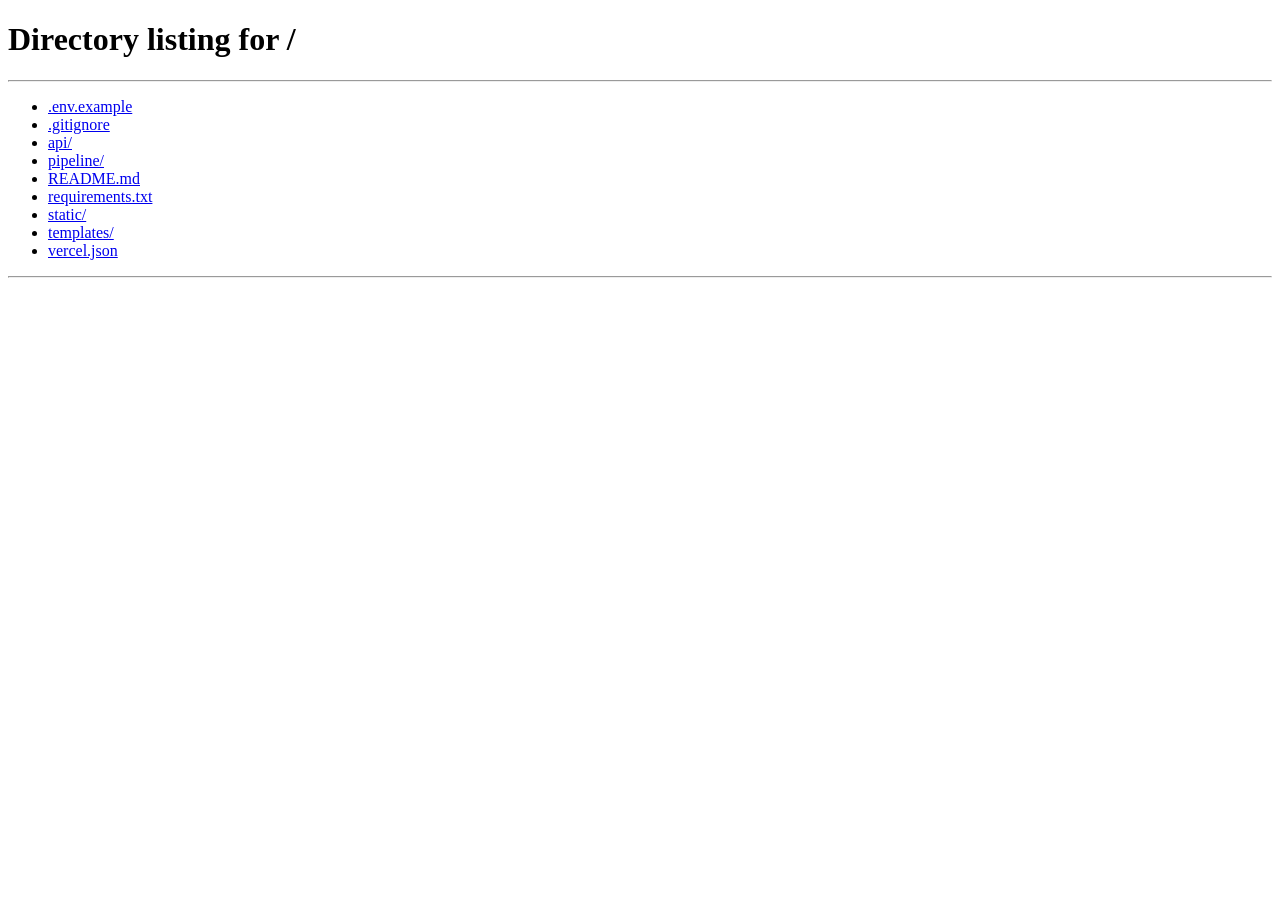
<file: templates/index.html>
<!DOCTYPE html>
<html lang="en">
<head>
<meta charset="UTF-8">
<meta name="viewport" content="width=device-width, initial-scale=1.0">
<title>Job Status — Docsmith</title>
<link rel="preconnect" href="https://fonts.googleapis.com">
<link href="https://fonts.googleapis.com/css2?family=Space+Grotesk:wght@500;700&family=IBM+Plex+Sans:wght@400;500;600&family=IBM+Plex+Mono:wght@400;500&display=swap" rel="stylesheet">
<style>
  :root{--bg:#000;--panel:#0A0A0A;--border:rgba(111,203,220,0.25);--cyan:#6FCBDC;--copper:#E0793C;--bone:#F5F3EC;--slate:#8FA3C4;--ok:#4ade80;--err:#f87171;}
  *{box-sizing:border-box;margin:0;padding:0;}
  body{background:var(--bg);color:var(--bone);font-family:'IBM Plex Sans',sans-serif;-webkit-font-smoothing:antialiased;line-height:1.5;}
  .wrap{max-width:1040px;margin:0 auto;padding:0 28px;}
  header{display:flex;align-items:center;justify-content:space-between;padding:20px 0;border-bottom:1px solid var(--border);}
  .nav-left{display:flex;align-items:center;gap:16px;}
  .menu-btn{width:24px;height:24px;display:flex;flex-direction:column;justify-content:center;gap:4px;cursor:pointer;}
  .menu-btn span{display:block;height:1px;background:var(--bone);}
  .breadcrumb{font-family:'IBM Plex Mono',monospace;font-size:12px;color:var(--slate);}
  .breadcrumb span{color:var(--bone);}
  .logo{font-family:'Space Grotesk',sans-serif;font-weight:700;font-size:18px;letter-spacing:0.04em;}
  .settings-btn{width:24px;height:24px;cursor:pointer;opacity:0.7;}

  .dashboard{padding:40px 0;}
  .card{background:var(--panel);border:1px solid var(--border);border-radius:8px;padding:24px;margin-bottom:20px;}
  .card-header{display:flex;align-items:center;justify-content:space-between;margin-bottom:16px;}
  .job-id{font-family:'Space Grotesk',sans-serif;font-size:20px;font-weight:700;}
  .status-badge{font-family:'IBM Plex Mono',monospace;font-size:11px;letter-spacing:0.1em;padding:6px 12px;border-radius:20px;border:1px solid var(--border);color:var(--cyan);}
  .status-badge.in-progress{color:var(--cyan);}
  .status-badge.done{color:var(--ok);border-color:var(--ok);}
  .status-badge.error{color:var(--err);border-color:var(--err);}

  .progress-section{margin-top:20px;}
  .progress-label{font-family:'IBM Plex Mono',monospace;font-size:12px;color:var(--slate);margin-bottom:8px;}
  .progress-bar{height:6px;background:var(--border);border-radius:3px;overflow:hidden;}
  .progress-fill{height:100%;background:var(--cyan);width:0%;transition:width 0.3s ease;}
  .progress-text{font-family:'IBM Plex Mono',monospace;font-size:12px;color:var(--cyan);margin-top:6px;}

  .section-title{font-family:'Space Grotesk',sans-serif;font-size:16px;font-weight:700;margin:32px 0 16px;padding-top:24px;border-top:1px solid var(--border);}
  .section-title:first-child{border-top:none;padding-top:0;}

  .input-summary{display:grid;gap:12px;}
  .summary-row{display:flex;gap:12px;font-size:13px;}
  .summary-label{font-family:'IBM Plex Mono',monospace;color:var(--slate);min-width:140px;}
  .summary-value{color:var(--bone);word-break:break-all;}

  .detection-grid{display:grid;grid-template-columns:1fr 1fr;gap:24px;align-items:start;}
  .confidence-score{font-family:'Space Grotesk',sans-serif;font-size:48px;font-weight:700;color:var(--cyan);line-height:1;}
  .confidence-label{font-family:'IBM Plex Mono',monospace;font-size:11px;color:var(--slate);margin-top:4px;}
  .detection-meta{font-size:13px;color:var(--slate);line-height:1.6;}
  .detection-meta strong{color:var(--bone);}
  .heuristics-list{list-style:none;padding:0;margin-top:12px;}
  .heuristics-list li{padding:6px 0;font-size:13px;color:var(--bone);display:flex;align-items:center;gap:8px;}
  .heuristics-list li::before{content:'•';color:var(--copper);font-weight:700;}

  .success-card{border-color:var(--ok);}
  .success-title{font-family:'Space Grotesk',sans-serif;font-size:18px;font-weight:700;color:var(--ok);margin-bottom:8px;}
  .success-desc{font-size:13px;color:var(--slate);margin-bottom:20px;}
  .btn-group{display:flex;gap:12px;flex-wrap:wrap;}
  .btn{font-family:'IBM Plex Mono',monospace;font-size:12px;font-weight:500;letter-spacing:0.04em;padding:10px 18px;border-radius:6px;border:none;cursor:pointer;text-decoration:none;display:inline-block;}
  .btn-primary{background:var(--copper);color:var(--bg);}
  .btn-primary:hover{background:#ef8a4d;}
  .btn-secondary{background:transparent;color:var(--cyan);border:1px solid var(--cyan);}
  .btn-secondary:hover{background:rgba(111,203,220,0.1);}

  .log-section{margin-top:20px;}
  .log-header{font-family:'Space Grotesk',sans-serif;font-size:14px;font-weight:700;margin-bottom:12px;}
  .log-box{background:var(--bg);border:1px solid var(--border);border-radius:6px;padding:16px;max-height:300px;overflow:auto;}
  .log-box pre{font-family:'IBM Plex Mono',monospace;font-size:12px;color:var(--slate);line-height:1.6;white-space:pre-wrap;word-break:break-word;margin:0;}

  .error-card{border-color:var(--err);}
  .error-title{font-family:'Space Grotesk',sans-serif;font-size:18px;font-weight:700;color:var(--err);margin-bottom:8px;}
  .error-message{font-size:13px;color:var(--slate);}

  @media (max-width:760px){
    .detection-grid{grid-template-columns:1fr;}
    .btn-group{flex-direction:column;}
  }
</style>
</head>
<body>
  <div class="wrap">
    <header>
      <div class="nav-left">
        <div class="menu-btn"><span></span><span></span><span></span></div>
        <div class="breadcrumb"><span>Dashboard</span> / <span id="job-id-bread">New Job</span></div>
      </div>
      <div class="logo">DOCSMITH</div>
      <div class="settings-btn">⚙</div>
    </header>

    <div class="dashboard" id="dashboard">
      <div class="card">
        <div class="card-header">
          <div class="job-id">Job ID: <span id="job-id">--</span></div>
          <div class="status-badge in-progress" id="status-badge">IN PROGRESS</div>
        </div>
        <div class="progress-section">
          <div class="progress-label">Generation Progress</div>
          <div class="progress-bar"><div class="progress-fill" id="progress-fill"></div></div>
          <div class="progress-text" id="progress-text">0%</div>
        </div>
      </div>

      <div class="card" id="input-summary-card">
        <div class="section-title">Input Summary</div>
        <div class="input-summary">
          <div class="summary-row"><div class="summary-label">Target Repository</div><div class="summary-value" id="repo-url">--</div></div>
          <div class="summary-row"><div class="summary-label">Branch</div><div class="summary-value" id="branch">main</div></div>
        </div>
      </div>

      <div class="card" id="detection-card" hidden>
        <div class="section-title">SDK Detection Results</div>
        <div class="detection-grid">
          <div>
            <div class="confidence-score" id="confidence-score">--%</div>
            <div class="confidence-label">Confidence score</div>
          </div>
          <div>
            <div class="detection-meta">
              <strong>Method Used:</strong> <span id="detection-method">--</span><br>
              <strong>Detected Heuristics:</strong>
              <ul class="heuristics-list" id="heuristics-list"></ul>
            </div>
          </div>
        </div>
      </div>

      <div class="card success-card" id="success-card" hidden>
        <div class="success-title">Success!</div>
        <div class="success-desc">Build successful. Finalizing output.</div>
        <div class="btn-group">
          <a class="btn btn-primary" id="download-btn" href="#">Download docs.zip</a>
          <button class="btn btn-secondary" onclick="alert('Preview would open in a new tab')">View Live Preview</button>
        </div>
      </div>

      <div class="card error-card" id="error-card" hidden>
        <div class="error-title">Error</div>
        <div class="error-message" id="error-message">Something went wrong.</div>
      </div>

      <div class="log-section" id="log-section" hidden>
        <div class="log-header">Progress Log</div>
        <div class="log-box"><pre id="log"></pre></div>
      </div>
    </div>
  </div>

<script>
const $ = (s) => document.querySelector(s);
const urlParams = new URLSearchParams(window.location.search);
const jobId = urlParams.get('job');

if (!jobId) {
  window.location.href = '/';
}

$('#job-id').textContent = jobId;
$('#job-id-bread').textContent = jobId;

let poller = null;

async function pollStatus(id) {
  try {
    const r = await fetch('/api/status/' + id);
    if (!r.ok) throw new Error('HTTP ' + r.status);
    const j = await r.json();

    $('#status-badge').textContent = (j.status || 'UNKNOWN').toUpperCase();
    $('#status-badge').className = 'status-badge ' + (j.status || '');

    if (j.progress && j.progress.length) {
      $('#log-section').hidden = false;
      $('#log').textContent = j.progress.join('\n');
    }

    if (j.detection) {
      const d = j.detection;
      $('#detection-card').hidden = false;
      $('#confidence-score').textContent = Math.round((d.score || 0) * 100) + '%';
      $('#detection-method').textContent = d.method || '--';
      const list = $('#heuristics-list');
      list.innerHTML = '';
      (d.reasons || []).forEach(r => {
        const li = document.createElement('li');
        li.textContent = r;
        list.appendChild(li);
      });
    }

    if (j.status === 'done') {
      clearInterval(poller);
      poller = null;
      $('#success-card').hidden = false;
      $('#download-btn').href = j.download_url || '#';
      $('#progress-fill').style.width = '100%';
      $('#progress-text').textContent = '100%';
    } else if (j.status === 'error') {
      clearInterval(poller);
      poller = null;
      $('#error-card').hidden = false;
      $('#error-message').textContent = (j.error || 'Unknown error');
      $('#status-badge').className = 'status-badge error';
    } else {
      const pct = j.progress_percent || 0;
      $('#progress-fill').style.width = pct + '%';
      $('#progress-text').textContent = pct + '%';
    }
  } catch (e) {
    console.error('Poll error:', e);
  }
}

poller = setInterval(() => pollStatus(jobId), 1500);
pollStatus(jobId);
</script>
</body>
</html>
</file>
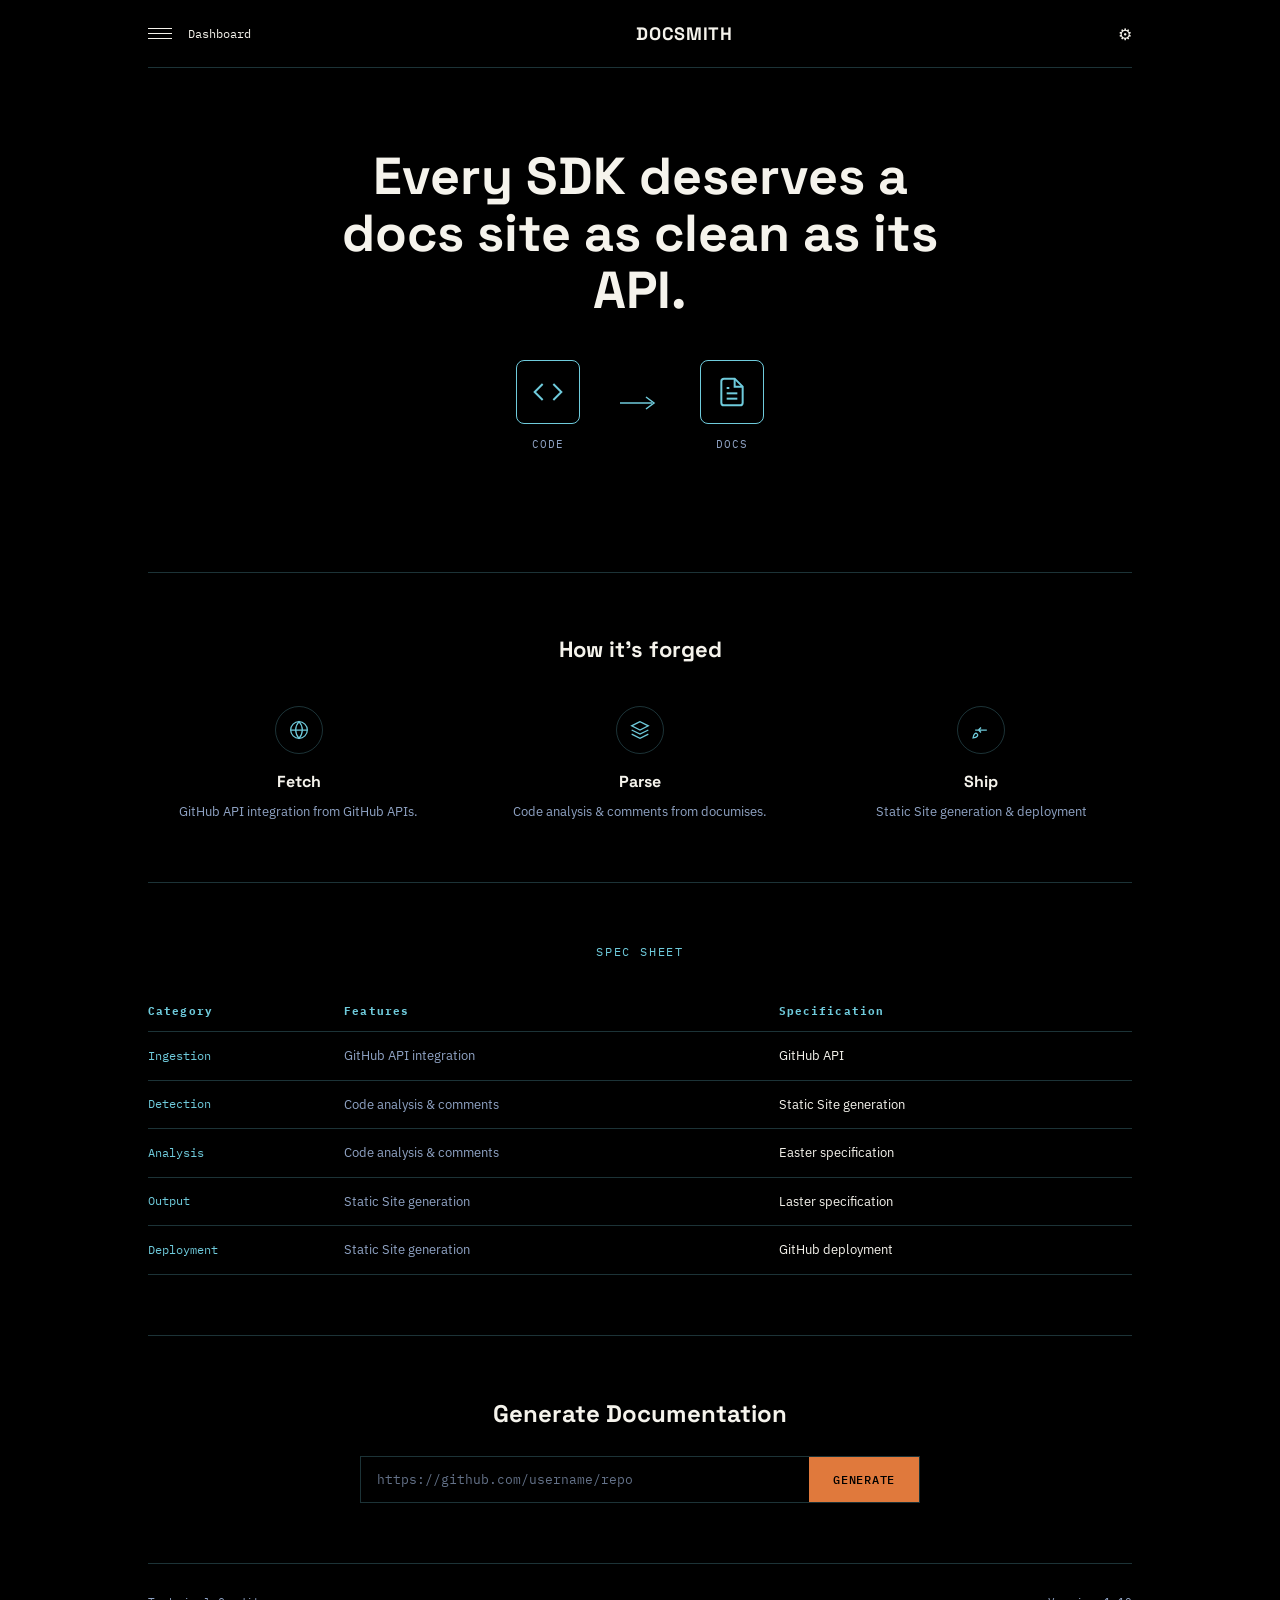
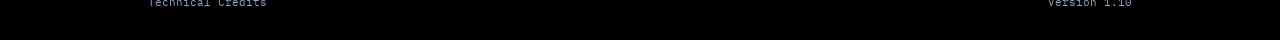
<file: templates/landing.html>
<!DOCTYPE html>
<html lang="en">
<head>
<meta charset="UTF-8">
<meta name="viewport" content="width=device-width, initial-scale=1.0">
<title>Docsmith — Automated SDK Documentation</title>
<link rel="preconnect" href="https://fonts.googleapis.com">
<link href="https://fonts.googleapis.com/css2?family=Space+Grotesk:wght@500;700&family=IBM+Plex+Sans:wght@400;500;600&family=IBM+Plex+Mono:wght@400;500&display=swap" rel="stylesheet">
<style>
  :root{--bg:#000;--panel:#0A0A0A;--border:rgba(111,203,220,0.25);--cyan:#6FCBDC;--copper:#E0793C;--bone:#F5F3EC;--slate:#8FA3C4;}
  *{box-sizing:border-box;margin:0;padding:0;}
  body{background:var(--bg);color:var(--bone);font-family:'IBM Plex Sans',sans-serif;-webkit-font-smoothing:antialiased;line-height:1.5;}
  .wrap{max-width:1040px;margin:0 auto;padding:0 28px;}
  header{display:flex;align-items:center;justify-content:space-between;padding:20px 0;border-bottom:1px solid var(--border);}
  .nav-left{display:flex;align-items:center;gap:16px;}
  .menu-btn{width:24px;height:24px;display:flex;flex-direction:column;justify-content:center;gap:4px;}
  .menu-btn span{display:block;height:1px;background:var(--bone);}
  .breadcrumb{font-family:'IBM Plex Mono',monospace;font-size:12px;color:var(--slate);}
  .breadcrumb span{color:var(--bone);}
  .logo{font-family:'Space Grotesk',sans-serif;font-weight:700;font-size:18px;letter-spacing:0.04em;}
  .hero{padding:80px 0 60px;text-align:center;}
  h1{font-family:'Space Grotesk',sans-serif;font-weight:700;font-size:clamp(32px,4.5vw,52px);line-height:1.1;max-width:18ch;margin:0 auto 40px;}
  .diagram{display:flex;align-items:center;justify-content:center;gap:40px;margin-bottom:60px;}
  .diagram-box{text-align:center;}
  .diagram-icon{width:64px;height:64px;border:1px solid var(--cyan);border-radius:8px;display:flex;align-items:center;justify-content:center;margin:0 auto 12px;color:var(--cyan);font-size:24px;}
  .diagram-label{font-family:'IBM Plex Mono',monospace;font-size:11px;color:var(--slate);letter-spacing:0.1em;}
  .diagram-arrow{color:var(--cyan);font-size:20px;}
  .pipeline{padding:60px 0;border-top:1px solid var(--border);}
  .section-title{font-family:'Space Grotesk',sans-serif;font-size:22px;font-weight:700;text-align:center;margin-bottom:40px;}
  .steps{display:grid;grid-template-columns:repeat(3,1fr);gap:40px;text-align:center;}
  .step-icon{width:48px;height:48px;margin:0 auto 16px;border:1px solid var(--border);border-radius:50%;display:flex;align-items:center;justify-content:center;color:var(--cyan);font-size:20px;}
  .step-title{font-family:'Space Grotesk',sans-serif;font-weight:700;font-size:16px;margin-bottom:8px;}
  .step-desc{font-size:13px;color:var(--slate);line-height:1.5;}
  .specs{padding:60px 0;border-top:1px solid var(--border);}
  .specs-title{font-family:'IBM Plex Mono',monospace;font-size:12px;color:var(--cyan);letter-spacing:0.15em;text-align:center;margin-bottom:30px;}
  .spec-table{width:100%;border-collapse:collapse;}
  .spec-table th{font-family:'IBM Plex Mono',monospace;font-size:11px;color:var(--cyan);letter-spacing:0.1em;text-align:left;padding:12px 0;border-bottom:1px solid var(--border);}
  .spec-table td{font-size:13px;color:var(--bone);padding:14px 0;border-bottom:1px solid var(--border);}
  .spec-table td:first-child{color:var(--cyan);font-family:'IBM Plex Mono',monospace;font-size:12px;}
  .spec-table td:nth-child(2){color:var(--slate);}
  .cta-section{padding:60px 0;border-top:1px solid var(--border);text-align:center;}
  .cta-title{font-family:'Space Grotesk',sans-serif;font-size:24px;font-weight:700;margin-bottom:24px;}
  .input-row{display:flex;max-width:560px;margin:0 auto;border:1px solid var(--border);}
  .input-row input{flex:1;background:transparent;border:none;color:var(--bone);font-family:'IBM Plex Mono',monospace;font-size:13px;padding:14px 16px;outline:none;}
  .input-row input::placeholder{color:var(--slate);opacity:0.7;}
  .input-row button{background:var(--copper);border:none;color:var(--bg);font-family:'IBM Plex Mono',monospace;font-weight:500;font-size:12px;letter-spacing:0.06em;padding:0 24px;cursor:pointer;}
  footer{padding:30px 0;border-top:1px solid var(--border);display:flex;justify-content:space-between;align-items:center;}
  .footer-note,.version{font-family:'IBM Plex Mono',monospace;font-size:11px;color:var(--slate);}
</style>
</head>
<body>
  <div class="wrap">
    <header>
      <div class="nav-left">
        <div class="menu-btn"><span></span><span></span><span></span></div>
        <div class="breadcrumb"><span>Dashboard</span></div>
      </div>
      <div class="logo">DOCSMITH</div>
      <div class="settings-btn">⚙</div>
    </header>
    <section class="hero">
      <h1>Every SDK deserves a docs site as clean as its API.</h1>
      <div class="diagram">
        <div class="diagram-box">
          <div class="diagram-icon">
            <svg width="32" height="32" viewBox="0 0 24 24" fill="none" stroke="currentColor" stroke-width="1.5">
              <polyline points="16 18 22 12 16 6"></polyline>
              <polyline points="8 6 2 12 8 18"></polyline>
            </svg>
          </div>
          <div class="diagram-label">CODE</div>
        </div>
        <div class="diagram-arrow">
          <svg width="40" height="20" viewBox="0 0 40 20" fill="none" stroke="currentColor" stroke-width="1.5">
            <line x1="0" y1="10" x2="32" y2="10"></line>
            <polyline points="26 4 34 10 26 16"></polyline>
          </svg>
        </div>
        <div class="diagram-box">
          <div class="diagram-icon">
            <svg width="32" height="32" viewBox="0 0 24 24" fill="none" stroke="currentColor" stroke-width="1.5">
              <path d="M14 2H6a2 2 0 0 0-2 2v16a2 2 0 0 0 2 2h12a2 2 0 0 0 2-2V8z"></path>
              <polyline points="14 2 14 8 20 8"></polyline>
              <line x1="16" y1="13" x2="8" y2="13"></line>
              <line x1="16" y1="17" x2="8" y2="17"></line>
              <polyline points="10 9 9 9 8 9"></polyline>
            </svg>
          </div>
          <div class="diagram-label">DOCS</div>
        </div>
      </div>
    </section>
    <section class="pipeline">
      <h2 class="section-title">How it's forged</h2>
      <div class="steps">
        <div><div class="step-icon"><svg width="20" height="20" viewBox="0 0 24 24" fill="none" stroke="currentColor" stroke-width="1.5"><circle cx="12" cy="12" r="10"/><path d="M2 12h20M12 2a15.3 15.3 0 0 1 4 10 15.3 15.3 0 0 1-4 10 15.3 15.3 0 0 1-4-10 15.3 15.3 0 0 1 4-10z"/></svg></div><div class="step-title">Fetch</div><div class="step-desc">GitHub API integration from GitHub APIs.</div></div>
        <div><div class="step-icon"><svg width="20" height="20" viewBox="0 0 24 24" fill="none" stroke="currentColor" stroke-width="1.5"><path d="M12 2L2 7l10 5 10-5-10-5zM2 17l10 5 10-5M2 12l10 5 10-5"/></svg></div><div class="step-title">Parse</div><div class="step-desc">Code analysis & comments from documises.</div></div>
        <div><div class="step-icon"><svg width="20" height="20" viewBox="0 0 24 24" fill="none" stroke="currentColor" stroke-width="1.5"><path d="M4.5 16.5c-1.5 1.26-2 5-2 5s3.74-.5 5-2c.71-.84.7-2.13-.09-2.91a2.18 2.18 0 0 0-2.91-.09zM12 15l-3-3m0 0l3-3m-3 3h9.5M5 12h14"/></svg></div><div class="step-title">Ship</div><div class="step-desc">Static Site generation & deployment</div></div>
      </div>
    </section>
    <section class="specs">
      <div class="specs-title">SPEC SHEET</div>
      <table class="spec-table">
        <tr><th>Category</th><th>Features</th><th>Specification</th></tr>
        <tr><td>Ingestion</td><td>GitHub API integration</td><td>GitHub API</td></tr>
        <tr><td>Detection</td><td>Code analysis & comments</td><td>Static Site generation</td></tr>
        <tr><td>Analysis</td><td>Code analysis & comments</td><td>Easter specification</td></tr>
        <tr><td>Output</td><td>Static Site generation</td><td>Laster specification</td></tr>
        <tr><td>Deployment</td><td>Static Site generation</td><td>GitHub deployment</td></tr>
      </table>
    </section>
    <section class="cta-section">
      <h3 class="cta-title">Generate Documentation</h3>
      <form id="repo-form" class="input-row">
        <input type="text" id="repo-url" placeholder="https://github.com/username/repo" required />
        <button type="submit">GENERATE</button>
      </form>
    </section>
    <footer>
      <div class="footer-note">Technical Credits</div>
      <div class="version">Version 1.10</div>
    </footer>
  </div>
<script>
document.getElementById('repo-form').addEventListener('submit', async (e) => {
  e.preventDefault();
  const input = document.getElementById('repo-url');
  const raw = input.value.trim();
  if (!raw) return;
  let repoUrl = raw;
  if (!/^https?:\/\//i.test(repoUrl)) repoUrl = 'https://' + repoUrl;
  if (!/^https?:\/\/github\.com\//i.test(repoUrl)) { alert('Please enter a valid GitHub URL'); return; }

  const btn = e.target.querySelector('button');
  btn.disabled = true;
  btn.textContent = 'QUEUED…';

  try {
    const resp = await fetch('/api/generate', {
      method: 'POST',
      headers: { 'Content-Type': 'application/json' },
      body: JSON.stringify({ repo_url: repoUrl, branch: 'main' }),
    });
    const data = await resp.json();
    if (!resp.ok) throw new Error(data.error || 'HTTP ' + resp.status);
    window.location.href = '/generate?job=' + data.job_id;
  } catch (err) {
    alert('Failed: ' + err.message);
    btn.disabled = false;
    btn.textContent = 'GENERATE';
  }
});
</script>
</body>
</html>
</file>
